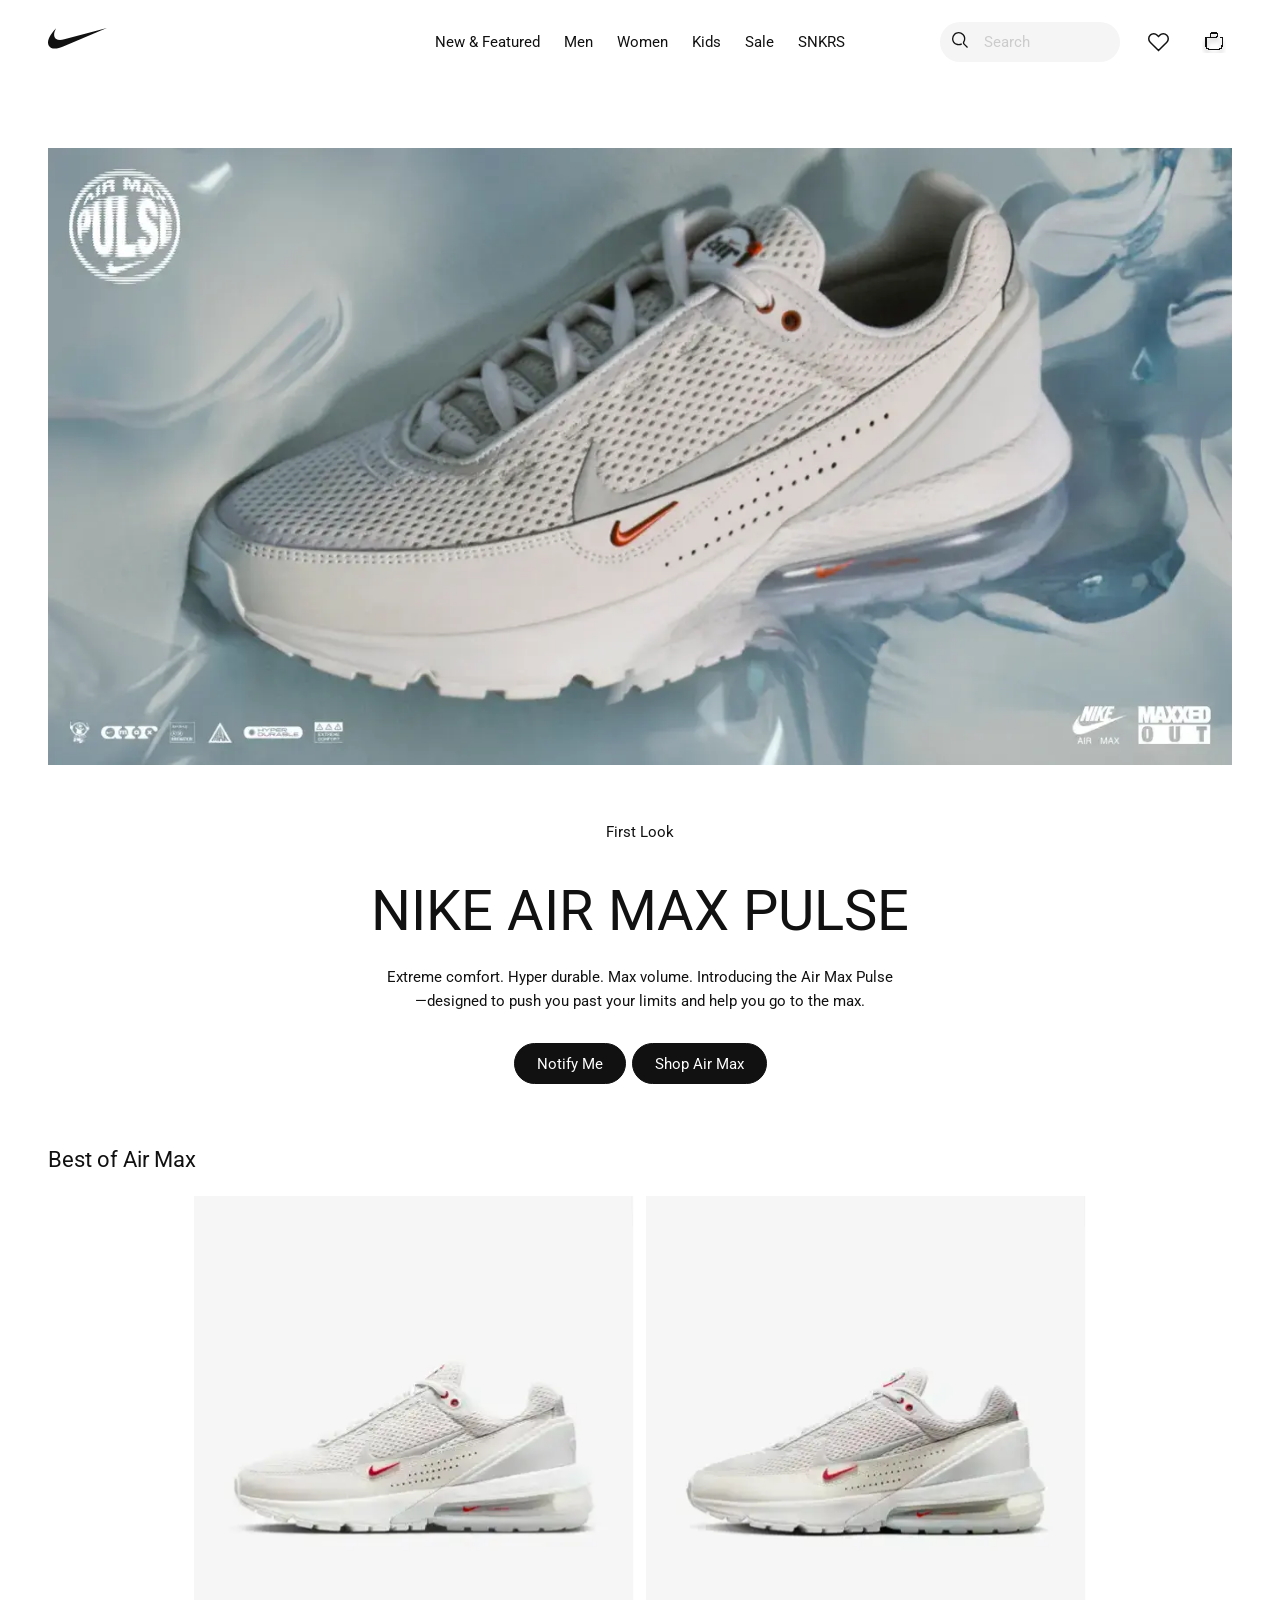
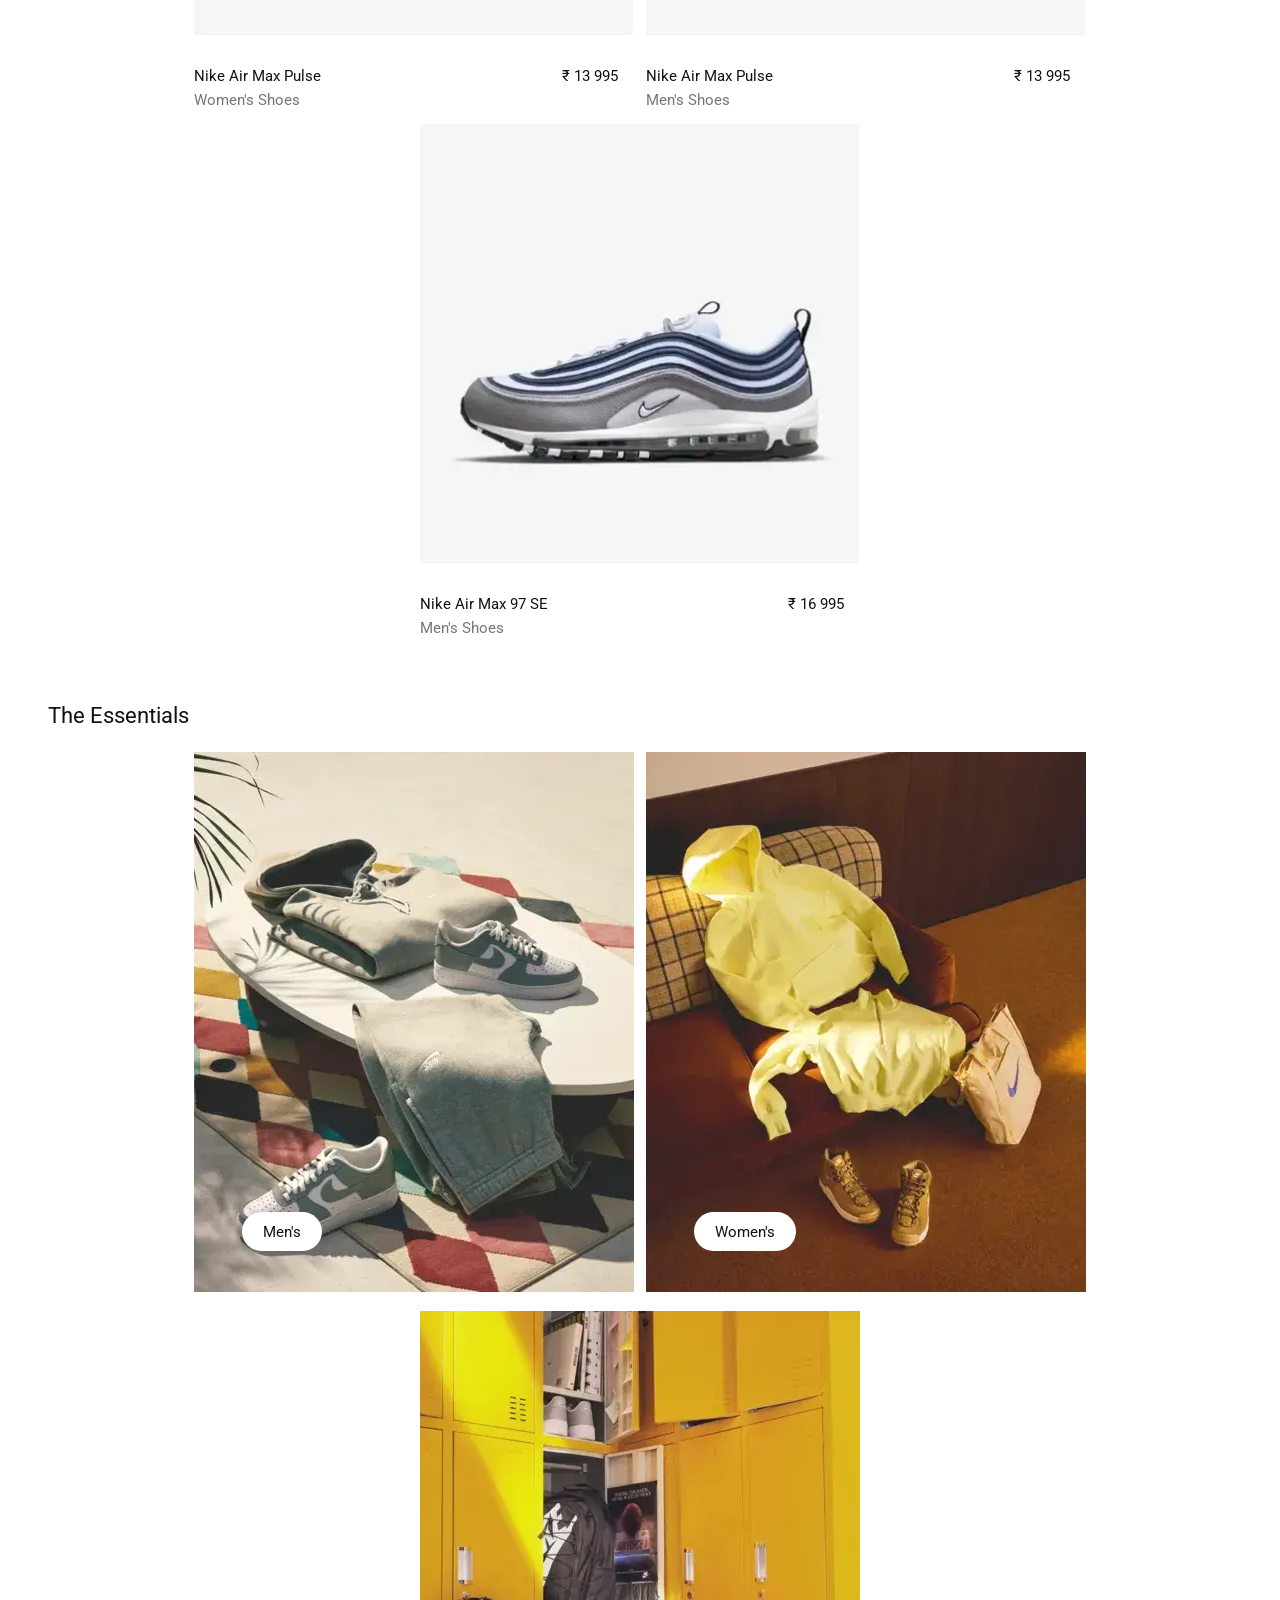
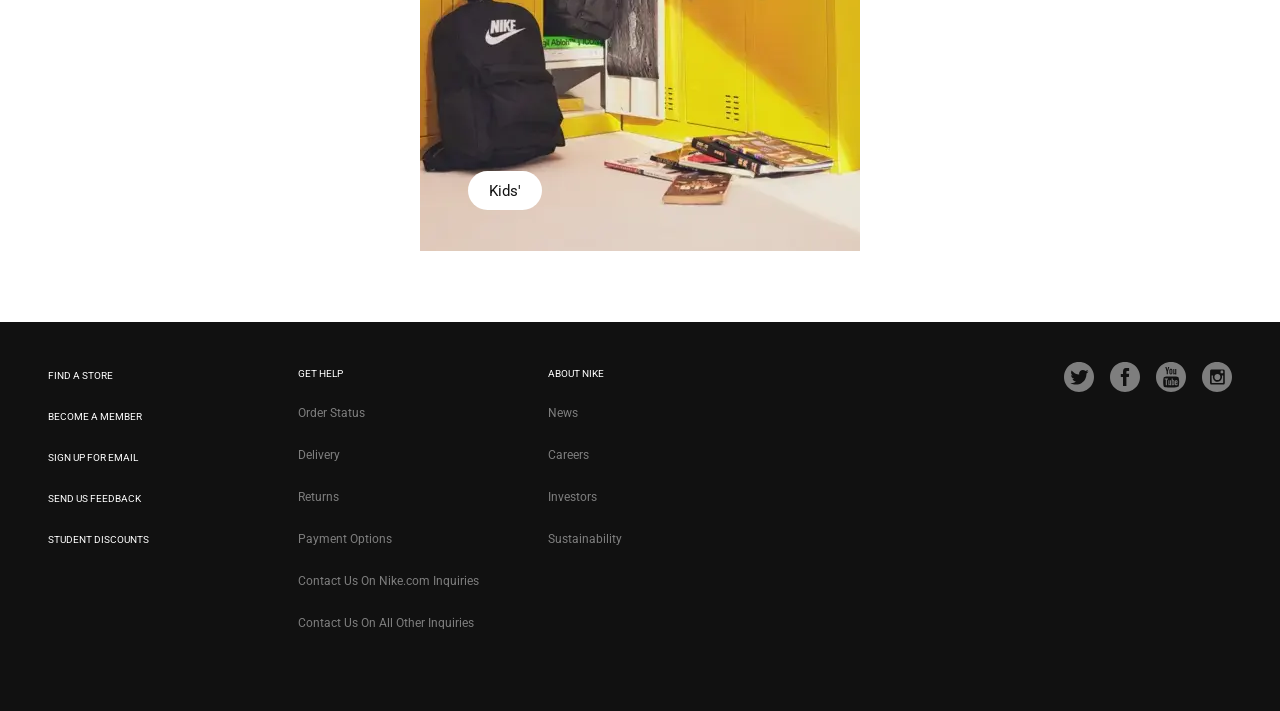
<file: index.html>
<!DOCTYPE html>
<html lang="en">
<head>
    <meta charset="UTF-8">
    <meta http-equiv="X-UA-Compatible" content="IE=edge">
    <meta name="viewport" content="width=device-width, initial-scale=1.0">
    <title>Nike</title>
    <link rel="stylesheet" href="css/normalize.css">
    <link rel="stylesheet" href="css/style.css">
    <link rel="icon" href="images/logo.svg" type="image/x-icon">
</head>
<body>
    <header class="cntnr top-cntnr">
        <div class="top">
            <div class="logo-top d-flex-1">
                <a href="#"><img src="images/logo.svg" alt="#"></a>
            </div>
            <div class="top-container">
                <nav>
                    <ul class="menu d-flex-1">
                        <li><a href="./featured.html">New & Featured</a></li>
                        <li><a href="#">Men</a></li>
                        <li><a href="#">Women</a></li>
                        <li><a href="#">Kids</a></li>
                        <li><a href="#">Sale</a></li>
                        <li><a href="#">SNKRS</a></li>
                    </ul>
                </nav>
            </div>
            <div class="shop-container d-flex-1">
                <form action="search.php" class="search-form">
                    <div class="search-div d-flex-1">
                        <button type="submit"><img src="images/search.svg" alt="#"></button>
                        <input type="search" placeholder="Search">
                    </div>
                </form>
                <a href="#" class="shop-img  d-flex-1"><img src="images/heart.svg" alt="#"></a>
                <a href="./login.html" class="shop-img  d-flex-1"><img src="images/bag.svg" alt="#"></a>
            </div>
        </div>
        <nav>
            <ul class="menu-adaptive">
                <li><a href="./featured.html">New & Featured</a></li>
                <li><a href="#">Men</a></li>
                <li><a href="#">Women</a></li>
                <li><a href="#">Kids</a></li>
                <li><a href="#">Sale</a></li>
                <li><a href="#">SNKRS</a></li>
            </ul>
        </nav>
    </header>
    <article class="cntnr main-content">
        <img src="images/big_image.webp" alt="#">
        <div class="main-info">
            <h4>First Look</h4>
            <h1>Nike Air Max Pulse</h1>
            <p>Extreme comfort. Hyper durable. Max volume. Introducing the Air Max Pulse<br>—designed to push you past your limits and help you go to the max.</p>
            <div class="main-btns">
                <a href="#" class="main-btn">Notify Me</a>
                <a href="#" class="main-btn">Shop Air Max</a>
            </div>
        </div>
    </article>
    <article class="cntnr products">
        <h2 class="article-h2">Best of Air Max</h2>
        <div class="prod-container d-flex-change">
            <div class="product">
                <img src="images/nike1.webp" alt="#">
                <div class="prod-info">
                    <div class="d-flex-1 top-line">
                        <h3>Nike Air Max Pulse</h3>
                        <h3>₹ 13 995</h3>
                    </div>
                    <p>Women's Shoes</p>
                </div>
            </div>
            <div class="product">
                <img src="images/nike2.webp" alt="#">
                <div class="prod-info">
                    <div class="d-flex-1 top-line">
                        <h3>Nike Air Max Pulse</h3>
                        <h3>₹ 13 995</h3>
                    </div>
                    <p>Men's Shoes</p>
                </div>
            </div>
            <div class="product">
                <img src="images/nike3.webp" alt="#">
                <div class="prod-info">
                    <div class="d-flex-1 top-line">
                        <h3>Nike Air Max 97 SE</h3>
                        <h3>₹ 16 995</h3>
                    </div>
                    <p>Men's Shoes</p>
                </div>
            </div>
        </div>
    </article>
    <article class="cntnr essentials">
        <h2 class="article-h2">The Essentials</h2>
        <div class="d-flex-change essentials-container">
            <div class="frame">
                <img src="images/frame1.webp" alt="#">
                <a href="#">Men's</a>
            </div>
            <div class="frame">
                <img src="images/frame2.webp" alt="#">
                <a href="#">Women's</a>
            </div>
            <div class="frame">
                <img src="images/frame3.webp" alt="#">
                <a href="#">Kids'</a>
            </div>
        </div>
    </article>
    <footer class="cntnr bottom">
        <div class="bottom-container">
            <div class="bottom-main w-1">
                <ul class="menu">
                    <li><a href="#">Find A Store</a></li>
                    <li><a href="#">Become A Member</a></li>
                    <li><a href="#">Sign Up for Email</a></li>
                    <li><a href="#">Send Us Feedback</a></li>
                    <li><a href="#">Student Discounts</a></li>
                </ul>
            </div>
            <div class="bottom-about-help w-1">
                <h2 class="bottom-h2">Get Help</h2>
                <ul class="menu">
                    <li><a href="#">Order Status</a></li>
                    <li><a href="#">Delivery</a></li>
                    <li><a href="#">Returns</a></li>
                    <li><a href="#">Payment Options</a></li>
                    <li><a href="#">Contact Us On Nike.com Inquiries</a></li>
                    <li><a href="#">Contact Us On All Other Inquiries</a></li>
                </ul>
            </div>
            <div class="bottom-about-help w-1">
                <h2 class="bottom-h2">About Nike</h2>
                <ul class="menu">
                    <li><a href="#">News</a></li>
                    <li><a href="#">Careers</a></li>
                    <li><a href="#">Investors</a></li>
                    <li><a href="#">Sustainability</a></li>
                </ul>
            </div>
        </div>
        <ul class="links-container">
            <li><a href="#"><img src="images/twitter.svg" alt="#"></a></li>
            <li><a href="#"><img src="images/facebook.svg" alt="#"></a></li>
            <li><a href="#"><img src="images/youtube.svg" alt="#"></a></li>
            <li><a href="#"><img src="images/instagram.svg" alt="#"></a></li>
        </ul>
    </footer>
</body>
</html>
</file>
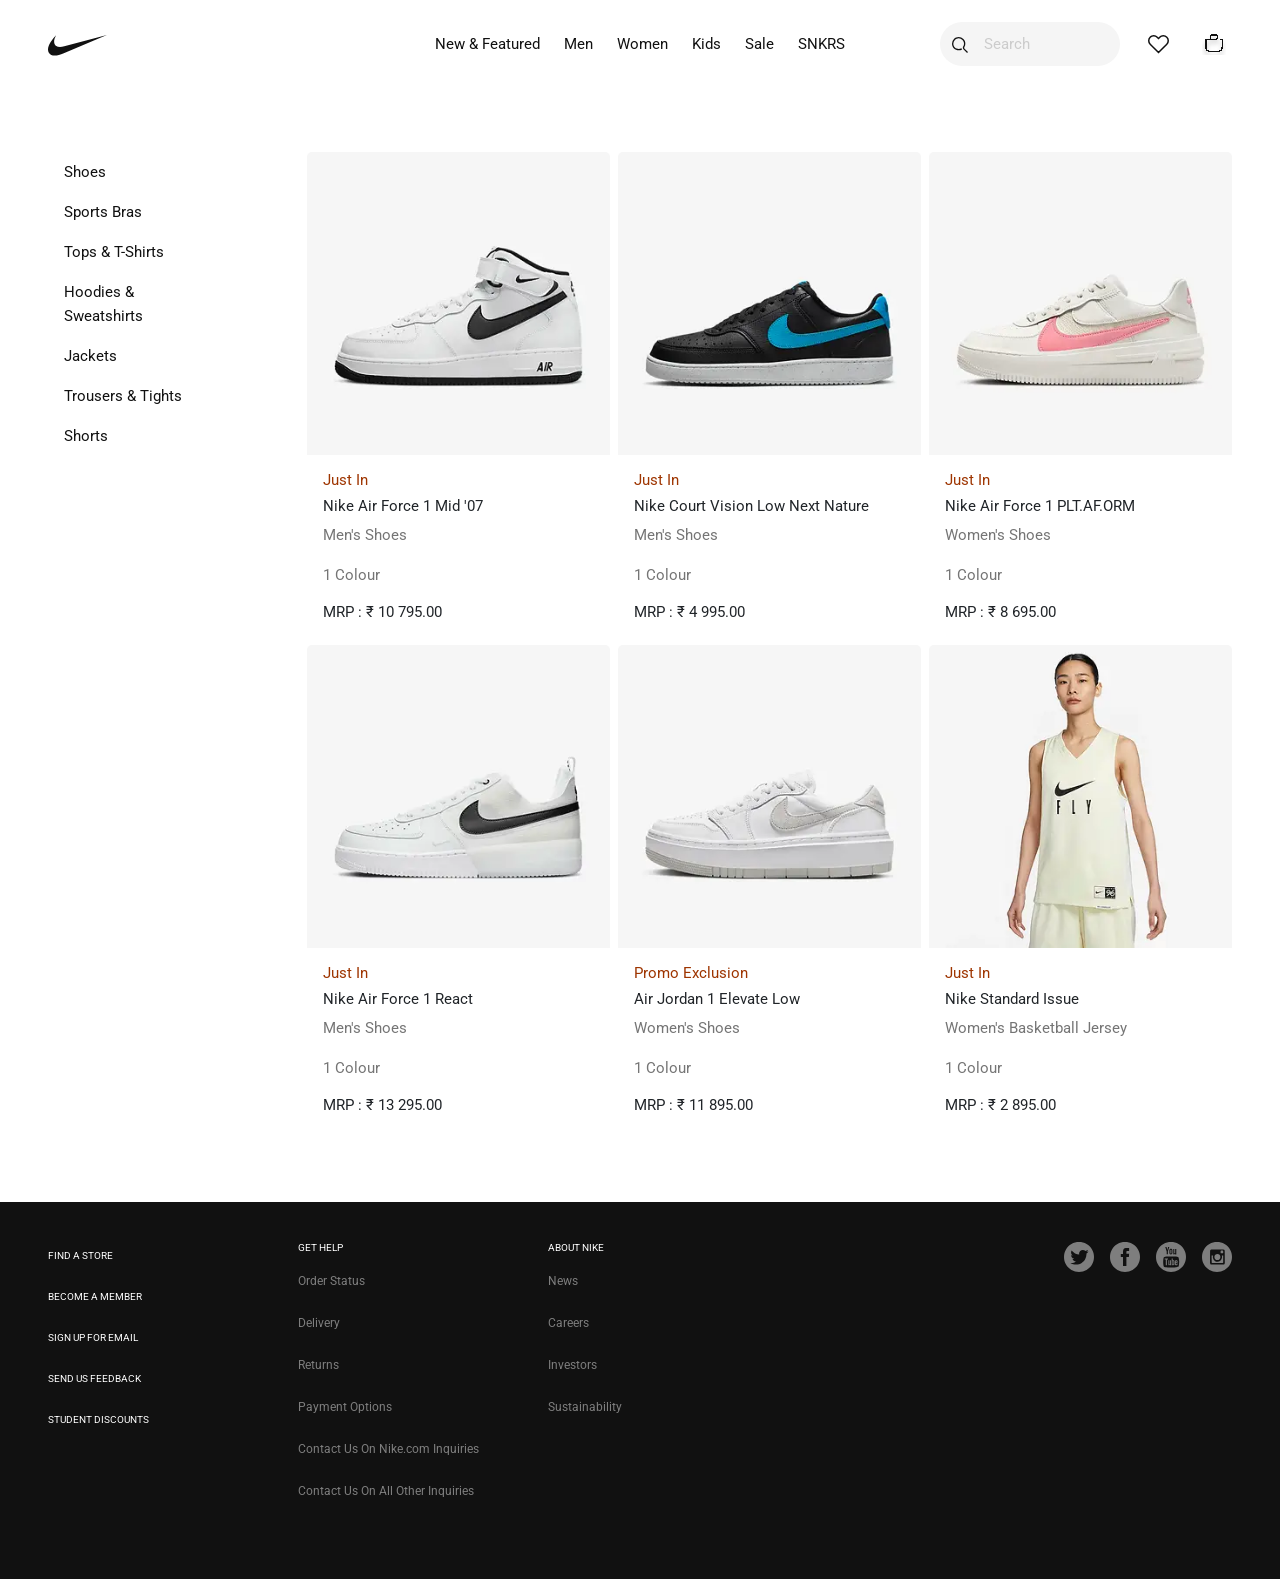
<file: featured.html>
<!DOCTYPE html>
<html lang="en">
<head>
    <meta charset="UTF-8">
    <meta http-equiv="X-UA-Compatible" content="IE=edge">
    <meta name="viewport" content="width=device-width, initial-scale=1.0">
    <title>Nike</title>
    <link rel="stylesheet" href="css/normalize.css">
    <link href="https://cdn.jsdelivr.net/npm/bootstrap@5.3.8/dist/css/bootstrap.min.css" rel="stylesheet" integrity="sha384-sRIl4kxILFvY47J16cr9ZwB07vP4J8+LH7qKQnuqkuIAvNWLzeN8tE5YBujZqJLB" crossorigin="anonymous">
    <link rel="stylesheet" href="css/style.css">
    <link rel="icon" href="images/logo.svg" type="image/x-icon">
</head>
<body>
    <header class="cntnr top-cntnr">
        <div class="top">
            <div class="logo-top d-flex-1">
                <a href="./index.html"><img src="images/logo.svg" alt="#"></a>
            </div>
            <div class="top-container">
                <nav>
                    <ul class="menu d-flex-1">
                        <li><a href="#">New & Featured</a></li>
                        <li><a href="#">Men</a></li>
                        <li><a href="#">Women</a></li>
                        <li><a href="#">Kids</a></li>
                        <li><a href="#">Sale</a></li>
                        <li><a href="#">SNKRS</a></li>
                    </ul>
                </nav>
            </div>
            <div class="shop-container d-flex-1">
                <form action="search.php" class="search-form">
                    <div class="search-div d-flex-1">
                        <button type="submit"><img src="images/search.svg" alt="#"></button>
                        <input type="search" placeholder="Search">
                    </div>
                </form>
                <a href="#" class="shop-img  d-flex-1"><img src="images/heart.svg" alt="#"></a>
                <a href="./login.html" class="shop-img  d-flex-1"><img src="images/bag.svg" alt="#"></a>
            </div>
        </div>
        <nav>
            <ul class="menu-adaptive">
                <li><a href="#">New & Featured</a></li>
                <li><a href="#">Men</a></li>
                <li><a href="#">Women</a></li>
                <li><a href="#">Kids</a></li>
                <li><a href="#">Sale</a></li>
                <li><a href="#">SNKRS</a></li>
            </ul>
        </nav>
    </header>
    <article class="cntnr d-flex d-flex-change-1">
        <aside class="side-menu">
            <nav class="nav flex-column d-flex-change-2">
                <a class="nav-link active" href="#">Shoes</a>
                <a class="nav-link" href="#">Sports Bras</a>
                <a class="nav-link" href="#">Tops & T-Shirts</a>
                <a class="nav-link" href="#">Hoodies & Sweatshirts</a>
                <a class="nav-link" href="#">Jackets</a>
                <a class="nav-link" href="#">Trousers & Tights</a>
                <a class="nav-link" href="#">Shorts</a>
            </nav>
        </aside>
        <div class="products-container text-center flex-grow-1">
            <div class="row gx-2 gy-3">
              <div class="col">
                <div class="card h-100 w-100">
                    <img src="images/prod-1.webp" class="card-img-top" alt="...">
                    <div class="card-body">
                        <h5 class="j-in">Just In</h5>
                        <h3 class="product-name">Nike Air Force 1 Mid '07</h3>
                        <p class="g-color">Men's Shoes</p>
                        <p class="g-color">1 Colour</p>
                        <h4 class="price">MRP : ₹ 10 795.00</h4>
                    </div>
                  </div>
              </div>
              <div class="col">
                <div class="card h-100 w-100">
                    <img src="images/prod-2.webp" class="card-img-top" alt="...">
                    <div class="card-body">
                        <h5 class="j-in">Just In</h5>
                        <h3 class="product-name">Nike Court Vision Low Next Nature</h3>
                        <p class="g-color">Men's Shoes</p>
                        <p class="g-color">1 Colour</p>
                        <h4 class="price">MRP : ₹ 4 995.00</h4>
                    </div>
                  </div>
              </div>
              <div class="col">
                <div class="card h-100 w-100">
                    <img src="images/prod-3.webp" class="card-img-top" alt="...">
                    <div class="card-body">
                        <h5 class="j-in">Just In</h5>
                        <h3 class="product-name">Nike Air Force 1 PLT.AF.ORM</h3>
                        <p class="g-color">Women's Shoes</p>
                        <p class="g-color">1 Colour</p>
                        <h4 class="price">MRP : ₹ 8 695.00</h4>
                    </div>
                  </div>
              </div>
            </div>
            <div class="row gx-2 gy-3">
                <div class="col">
                  <div class="card h-100 w-100">
                      <img src="images/prod-4.webp" class="card-img-top" alt="...">
                      <div class="card-body">
                        <h5 class="j-in">Just In</h5>
                        <h3 class="product-name">Nike Air Force 1 React</h3>
                        <p class="g-color">Men's Shoes</p>
                        <p class="g-color">1 Colour</p>
                        <h4 class="price">MRP : ₹ 13 295.00</h4>
                    </div>
                    </div>
                </div>
                <div class="col">
                  <div class="card h-100 w-100">
                      <img src="images/prod-5.webp" class="card-img-top" alt="...">
                      <div class="card-body">
                        <h5 class="j-in">Promo Exclusion</h5>
                        <h3 class="product-name">Air Jordan 1 Elevate Low</h3>
                        <p class="g-color">Women's Shoes</p>
                        <p class="g-color">1 Colour</p>
                        <h4 class="price">MRP : ₹ 11 895.00</h4>
                    </div>
                    </div>
                </div>
                <div class="col">
                  <div class="card h-100 w-100">
                      <img src="images/prod-6.webp" class="card-img-top" alt="...">
                      <div class="card-body">
                        <h5 class="j-in">Just In</h5>
                        <h3 class="product-name">Nike Standard Issue</h3>
                        <p class="g-color">Women's Basketball Jersey</p>
                        <p class="g-color">1 Colour</p>
                        <h4 class="price">MRP : ₹ 2 895.00</h4>
                    </div>
                    </div>
                </div>
              </div>
          </div>
    </article>
    <footer class="cntnr bottom">
        <div class="bottom-container">
            <div class="bottom-main w-1">
                <ul class="menu">
                    <li><a href="#">Find A Store</a></li>
                    <li><a href="#">Become A Member</a></li>
                    <li><a href="#">Sign Up for Email</a></li>
                    <li><a href="#">Send Us Feedback</a></li>
                    <li><a href="#">Student Discounts</a></li>
                </ul>
            </div>
            <div class="bottom-about-help w-1">
                <h2 class="bottom-h2">Get Help</h2>
                <ul class="menu">
                    <li><a href="#">Order Status</a></li>
                    <li><a href="#">Delivery</a></li>
                    <li><a href="#">Returns</a></li>
                    <li><a href="#">Payment Options</a></li>
                    <li><a href="#">Contact Us On Nike.com Inquiries</a></li>
                    <li><a href="#">Contact Us On All Other Inquiries</a></li>
                </ul>
            </div>
            <div class="bottom-about-help w-1">
                <h2 class="bottom-h2">About Nike</h2>
                <ul class="menu">
                    <li><a href="#">News</a></li>
                    <li><a href="#">Careers</a></li>
                    <li><a href="#">Investors</a></li>
                    <li><a href="#">Sustainability</a></li>
                </ul>
            </div>
        </div>
        <ul class="links-container">
            <li><a href="#"><img src="images/twitter.svg" alt="#"></a></li>
            <li><a href="#"><img src="images/facebook.svg" alt="#"></a></li>
            <li><a href="#"><img src="images/youtube.svg" alt="#"></a></li>
            <li><a href="#"><img src="images/instagram.svg" alt="#"></a></li>
        </ul>
    </footer>
    <script src="https://cdn.jsdelivr.net/npm/bootstrap@5.3.8/dist/js/bootstrap.bundle.min.js" integrity="sha384-FKyoEForCGlyvwx9Hj09JcYn3nv7wiPVlz7YYwJrWVcXK/BmnVDxM+D2scQbITxI" crossorigin="anonymous"></script>
</body>
</html>
</file>
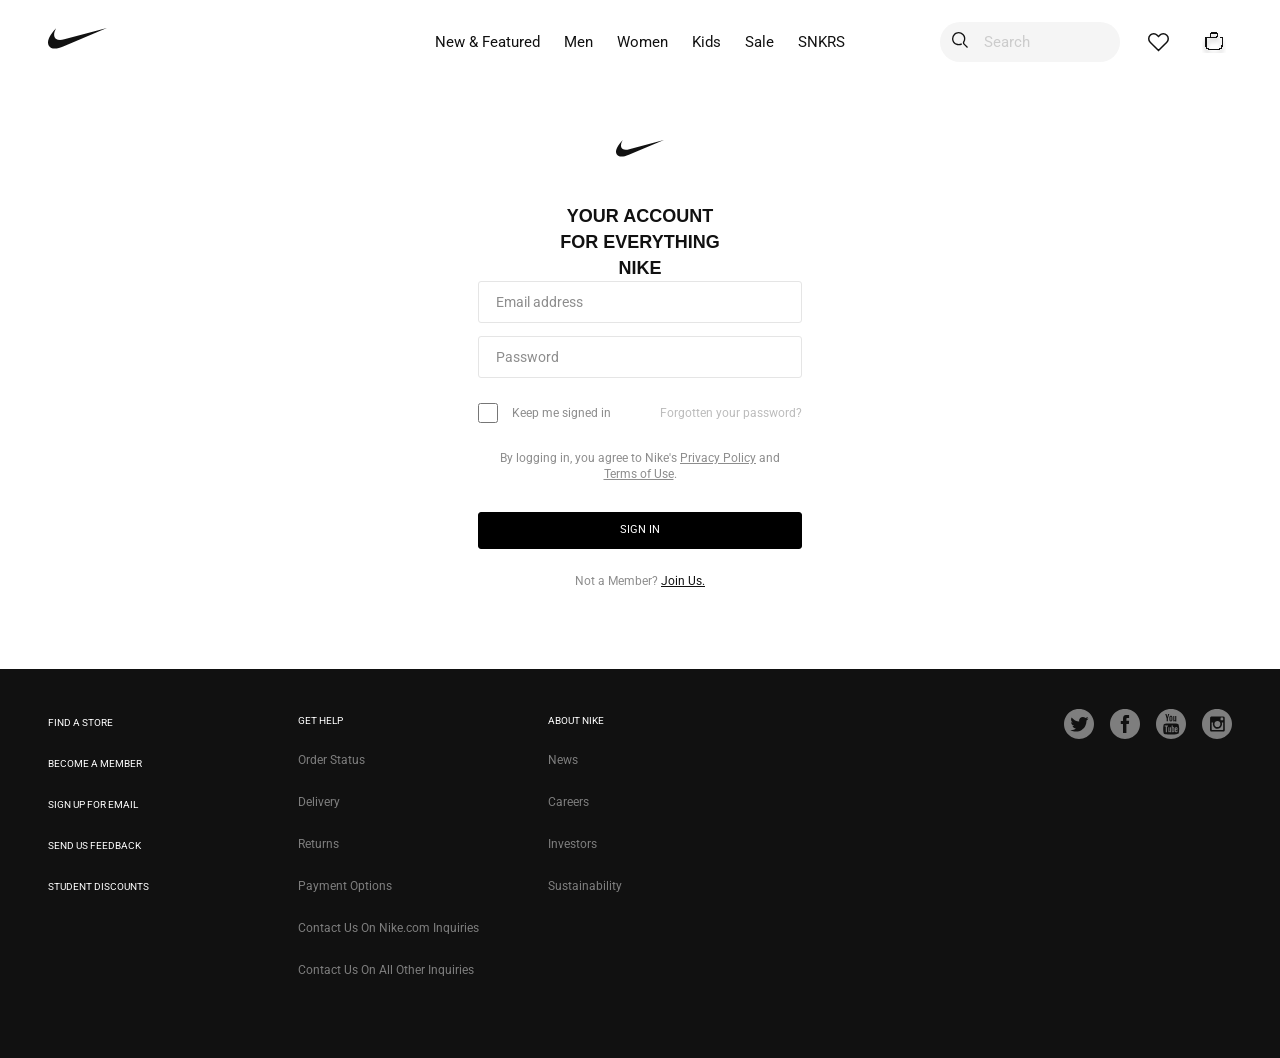
<file: login.html>
<!DOCTYPE html>
<html lang="en">
<head>
    <meta charset="UTF-8">
    <meta http-equiv="X-UA-Compatible" content="IE=edge">
    <meta name="viewport" content="width=device-width, initial-scale=1.0">
    <title>Nike</title>
    <link rel="stylesheet" href="css/normalize.css">
    <link rel="stylesheet" href="css/style.css">
    <link rel="icon" href="images/logo.svg" type="image/x-icon">
</head>
<body>
    <header class="cntnr top-cntnr">
        <div class="top">
            <div class="logo-top d-flex-1">
                <a href="./index.html"><img src="images/logo.svg" alt="#"></a>
            </div>
            <div class="top-container">
                <nav>
                    <ul class="menu d-flex-1">
                        <li><a href="./featured.html">New & Featured</a></li>
                        <li><a href="#">Men</a></li>
                        <li><a href="#">Women</a></li>
                        <li><a href="#">Kids</a></li>
                        <li><a href="#">Sale</a></li>
                        <li><a href="#">SNKRS</a></li>
                    </ul>
                </nav>
            </div>
            <div class="shop-container d-flex-1">
                <form action="search.php" class="search-form">
                    <div class="search-div d-flex-1">
                        <button type="submit"><img src="images/search.svg" alt="#"></button>
                        <input type="search" placeholder="Search">
                    </div>
                </form>
                <a href="#" class="shop-img  d-flex-1"><img src="images/heart.svg" alt="#"></a>
                <a href="#" class="shop-img  d-flex-1"><img src="images/bag.svg" alt="#"></a>
            </div>
        </div>
        <nav>
            <ul class="menu-adaptive">
                <li><a href="./featured.html">New & Featured</a></li>
                <li><a href="#">Men</a></li>
                <li><a href="#">Women</a></li>
                <li><a href="#">Kids</a></li>
                <li><a href="#">Sale</a></li>
                <li><a href="#">SNKRS</a></li>
            </ul>
        </nav>
    </header>
    <article class="cntnr d-flex login-cont">
        <form action="lgoin.php" class="login-form">
            <img src="images/logo.svg" alt="#">
            <h2>YOUR ACCOUNT FOR EVERYTHING NIKE</h2>
            <input type="email" name="email" id="mail" placeholder="Email address" class="inp-type-1">
            <input type="password" name="pass" id="pass" placeholder="Password" class="inp-type-1">
            <div class="inline-info">
                <span class="keep-logged-in">
                    <input type="checkbox" name="keepsigndin" id="keepsigndin">
                    <label for="keepsigndin">Keep me signed in</label>
                </span>
                <a href="#">Forgotten your password?</a>
            </div>
            <p class="terms">By logging in, you agree to Nike's <a href="#">Privacy Policy</a> and <a href="#">Terms of Use</a>.</p>
            <button type="submit" class="sgnin-btn">Sign In</button>
            <p class="membership">Not a Member? <a href="#">Join Us.</a></p>
        </form>
    </article>
    <footer class="cntnr bottom login-footr">
        <div class="bottom-container">
            <div class="bottom-main w-1">
                <ul class="menu">
                    <li><a href="#">Find A Store</a></li>
                    <li><a href="#">Become A Member</a></li>
                    <li><a href="#">Sign Up for Email</a></li>
                    <li><a href="#">Send Us Feedback</a></li>
                    <li><a href="#">Student Discounts</a></li>
                </ul>
            </div>
            <div class="bottom-about-help w-1">
                <h2 class="bottom-h2">Get Help</h2>
                <ul class="menu">
                    <li><a href="#">Order Status</a></li>
                    <li><a href="#">Delivery</a></li>
                    <li><a href="#">Returns</a></li>
                    <li><a href="#">Payment Options</a></li>
                    <li><a href="#">Contact Us On Nike.com Inquiries</a></li>
                    <li><a href="#">Contact Us On All Other Inquiries</a></li>
                </ul>
            </div>
            <div class="bottom-about-help w-1">
                <h2 class="bottom-h2">About Nike</h2>
                <ul class="menu">
                    <li><a href="#">News</a></li>
                    <li><a href="#">Careers</a></li>
                    <li><a href="#">Investors</a></li>
                    <li><a href="#">Sustainability</a></li>
                </ul>
            </div>
        </div>
        <ul class="links-container">
            <li><a href="#"><img src="images/twitter.svg" alt="#"></a></li>
            <li><a href="#"><img src="images/facebook.svg" alt="#"></a></li>
            <li><a href="#"><img src="images/youtube.svg" alt="#"></a></li>
            <li><a href="#"><img src="images/instagram.svg" alt="#"></a></li>
        </ul>
    </footer>
    <script src="https://cdn.jsdelivr.net/npm/bootstrap@5.3.8/dist/js/bootstrap.bundle.min.js" integrity="sha384-FKyoEForCGlyvwx9Hj09JcYn3nv7wiPVlz7YYwJrWVcXK/BmnVDxM+D2scQbITxI" crossorigin="anonymous"></script>
</body>
</html>
</file>
<file: css/style.css>
@import url('https://fonts.googleapis.com/css2?family=Roboto:ital,wght@0,100..900;1,100..900&display=swap');

*{
    margin: 0;
    padding: 0;
    box-sizing: border-box;
}

body{
    font: 15px/24px "Roboto", sans-serif;
    font-weight: 400;
    background: #ffffff;
    color: #111111;
    width: 100%;
}

.cntnr{
    max-width: 1440px;
    margin: 0 auto;
    padding-left: 24px;
    padding-right: 24px;
    margin-top: 64px;
}

.top-cntnr{
    margin-top: 0;
    padding-top: 22px;
    padding-bottom: 22px;
    position: sticky;
    top: 0;
    left: 0;
    z-index: 1000;
    background: #ffffff;
}

.top{
    display: flex;
    justify-content: space-between;
    align-items: center;
}

.menu{
    list-style: none;
    padding-left: 0;
    margin-bottom: 0;
}

.menu a{
    text-decoration: none;
}

.top .menu{
    display: none;
}

.menu-adaptive {
    display: flex;
    padding: 10px 0;
    margin: 0;
    list-style: none;
    /*Код знизу був отриманий з гпт*/
    overflow-x: auto;
    white-space: nowrap;
    -webkit-overflow-scrolling: touch;
    /*Закінчення коду гпт*/
}

.menu-adaptive li {
    padding: 0 10px;
    border-bottom: none;
    border-left: 1px solid #111111;
    flex-shrink: 0;
}

.menu-adaptive li:nth-child(1) {
    border-left: none;
}

.menu-adaptive li a {
    color: #111111;
    text-decoration: none;
    font-size: 14px;
}

.d-flex-1{
    display: flex;
    align-items: center;
}

.d-flex-change{
    width: 100%;
    display: flex;
    justify-content: center;
    align-items: center;
    flex-wrap: wrap;
    flex-direction: column;
}

.d-flex-change-1{
    flex-direction: column;
}

.d-flex-change-2{
    flex-direction: row !important;
}


.top-container .menu{
    gap: 24px;
}

.top-container .menu a{
    color:#111111;
}

.shop-container{
    justify-content: flex-end;
    gap: 20px;
}

.shop-img{
    width: 36px;
    height: 36px;
    justify-content: center;
}

.search-form {
    display: inline-block;
}

.search-div{
    background: #f5f5f5;
    padding: 10px 12px;
    border-radius: 100px;
    max-width: 180px;
}

.search-div button{
    outline: none;
    background: transparent;
    border: none;
    padding: 0;
    margin: 0;
    margin-right: 16px;
}

.search-div img{
    width: 16px;
    height: 16px;
}

.search-div input{
    border: none;
    outline: none;
    background: none;
    width: 100%;
}

.search-div input::-webkit-search-cancel-button {
    -webkit-appearance: none;
    display: none;
}

.search-div  input::placeholder{
    color: transparent;
}

.search-div:focus-within{
    background: #e6e6e6;
}

.main-content{
    text-align: center;
    padding-left: 0;
    padding-right: 0;
}

.main-content img{
    margin-bottom: 48px;
    width: 100%;
}

.main-info{
    padding-left: 24px;
    padding-right: 24px;
}

.main-info h4{
    font-weight: 400;
    font-size: 15px;
    margin-bottom: 4px;
}

.main-info h1{
    font-size: 48px;
    font-weight: 400;
    text-transform: uppercase;
    margin-bottom: 24px;
    line-height: 60px;
}

.main-info p{
    margin-bottom: 30px;
}

.main-btns{
    display: flex;
    justify-content: center;
    align-items: center;
    gap: 6px;
}

.main-btns a{
    color: #ffffff;
    padding: 7.5px 22px;
    background: #111111;
    text-decoration: none;
    border-radius: 30px;
    border: 1px solid #111111;
}

.main-btns a:active{
    background: #111111;
    color: #fbfbfb;
}

.article-h2{
    font-weight: 400;
    font-size: 22px;
    margin-bottom: 24px;
}

.prod-container{
    gap: 12px;
    width: 100%;
    
}
.product{
    max-width: 440px;
}
.product img{
    margin-bottom: 21px;
    width: 100%;
}

.prod-info{
    padding-right: 16px;
}

.prod-info .top-line{
    justify-content: space-between;
}

.prod-info h3 {
    font-weight: 400;
    font-size: 15px;
}

.prod-info p{
    color: #757575;
}

.essentials-container{
    gap: 12px;
}

.bottom{
    background: #111111;
    display: flex;
    justify-content: space-between;
    align-items: center;
    flex-direction: column;
    padding-top: 40px;
    padding-bottom: 40px;
}

.links-container{
    display: flex;
    gap: 16px;
}

.links-container{
    list-style-type: none;
}

.bottom-container{
    display: flex;
    gap: 20px;
    color: #ffffff;
    margin-bottom: 36px;
}

.bottom-main .menu{
    display: flex;
    flex-direction: column;
    gap: 15px;
}

.bottom-main .menu li a{
    font-size: 10px;
    text-transform: uppercase;
    color: #ffffff;
}

.bottom-h2{
    font-size: 10px;
    font-weight: 400;
    text-transform: uppercase;
    margin-bottom: 14px;
}

.bottom-about-help .menu{
    display: flex;
    flex-direction: column;
    gap: 17px;
}

.bottom-about-help .menu li a{
    font-size: 12px;
    color: #7e7e7e;
}

.side-menu{
    margin-right: auto;
    font-size: 12px;
}

.side-menu a{
    color: #111111;
}

.products-container .col {
    min-width: 250px;
}

.products-container .card{
    border: none;
    border-radius: 0;
    text-align: left;
}

.products-container .card .img{
    width: 100%;
}

.products-container .card h3, h4, h5, p{
    font-weight: 400;
    font-size: 15px;
}

.products-container .card .j-in{
    color: #9E3500;
}

.g-color{
    color: #757575;
}


.essentials-container .frame{
    position: relative;
    max-width: 440px;
}

.essentials-container .frame img{
    width: 100%;
}

.essentials-container .frame a{
    position: absolute;
    left: 48px;
    bottom: 48px;
    color: #111111;
    text-decoration: none;
    padding: 7.5px 21px;
    background: #ffffff;
    border-radius: 30px;
}

.login-cont{
    margin-top: 10px;
}

.login-form{
    display: flex;
    flex-direction: column;
    justify-content: center;
    align-items: center;
    max-width: 380px;
    margin-left: auto;
    margin-right: auto;
    padding: 28px;
}

.login-form img{
    height: 17px;
}

.login-form h2{
    max-width: 180px;
    text-align: center;
    font-size: 18px;
    line-height: 26px;
    font-family: "Helvetica", sans-serif;
    font-weight: bold;
    margin-top: 46px;
    margin-bottom: 0;
}

.inp-type-1{
    width: 100%;
    font-size: 14px;
    padding-left: 17px;
    padding-top: 12px;
    padding-bottom: 12px;
    margin-bottom: 13px;
    outline: 0;
    border-radius: 3px;
    border: 1px solid #E5E5E5;
}

.inp-type-1::placeholder{
    color: #8D8D8D;
}

.inline-info{
    display: flex;
    justify-content: space-between;
    align-items: center;
    width: 100%;
    font-size: 12px;
    color: #8D8D8D;
    margin-top: 10px;
    margin-bottom: 25px;
}

.keep-logged-in{
    display: flex;
    align-items: center;
}

.keep-logged-in input{
    margin-right: 14px;
    width: 20px;
    height: 20px;
}

.inline-info a{
    color: #BCBCBC;
    text-decoration: none;
}

.inline-info a:hover{
    color: #8D8D8D;
}

.terms{
    color: #8D8D8D;
    font-size: 12px;
    max-width: 280px;
    text-align: center;
    line-height: 16px;
    margin-bottom: 30px;
}

.terms a{
    color: #8D8D8D;
}

.terms a:hover{
    color: #111111;
}

.sgnin-btn{
    background: #000000;
    color: #ffffff;
    width: 100%;
    padding-top: 11px;
    padding-bottom: 11px;
    font-size: 11px;
    text-transform: uppercase;
    border-radius: 3px;
    outline: 0;
    border: 1px solid #000000;
    margin-bottom: 20px;
}

.sgnin-btn:hover{
    background: #222222;
}

.sgnin-btn:active{
    color: #000000;
    background: #ffffff;
}

.membership{
    font-size: 12px;
    color: #8D8D8D;
}

.membership a{
    color:#111111;
}

.membership a:hover{
    color: #8D8D8D;
}

.login-footr{
    margin-top: 48px;
}

@media(min-width: 768px){

    .menu-adaptive{
        display: none;
    }

    .top .menu{
        display: flex;
    }
    .top .menu a{
        transition: 0.2s linear;
    }
    .top .menu a:hover{
        font-size: 16px;
    }

    .cntnr{
        padding-left: 48px;
        padding-right: 48px;
    }
    .search-div  input::placeholder{
        color: #CCCCCC;
    }
    
    .main-content{
        padding-left: 48px;
        padding-right: 48px;
    }
    .main-info{
        padding-left: 0px;
        padding-right: 0px;
    }
    
    .main-info h1{
        font-size: 56px;
    }
    .main-btns a:hover{
        color: #111111;
        background: #ffffff;
    }
    

    .d-flex-change{
        flex-direction: row;
    }

    .d-flex-change-1{
        flex-direction: row;
    }
    
    .d-flex-change-2{
        flex-direction: column !important;
    }

    .bottom{
        flex-direction: row;
        align-items: flex-start;
    }
    .links-container a img{
        transition: 0.3s linear;
    }
    
    .links-container a:hover img{
        transform: scale(1.2);
    }

    .bottom-main .menu li a:hover{
        color: #d3d3d3;
    }
    .bottom-about-help .menu li a:hover{
        color: #afafaf;
    }
    .side-menu{
        margin-right: 98px;
        font-size: 15px;
    }
    .login-cont{
        margin-top: 28px;
    }
}

@media(min-width: 1024px){
    .logo-top, .shop-container{
        flex: 1;
    }
    .w-1{
        min-width: 230px;
    }
}
</file>
